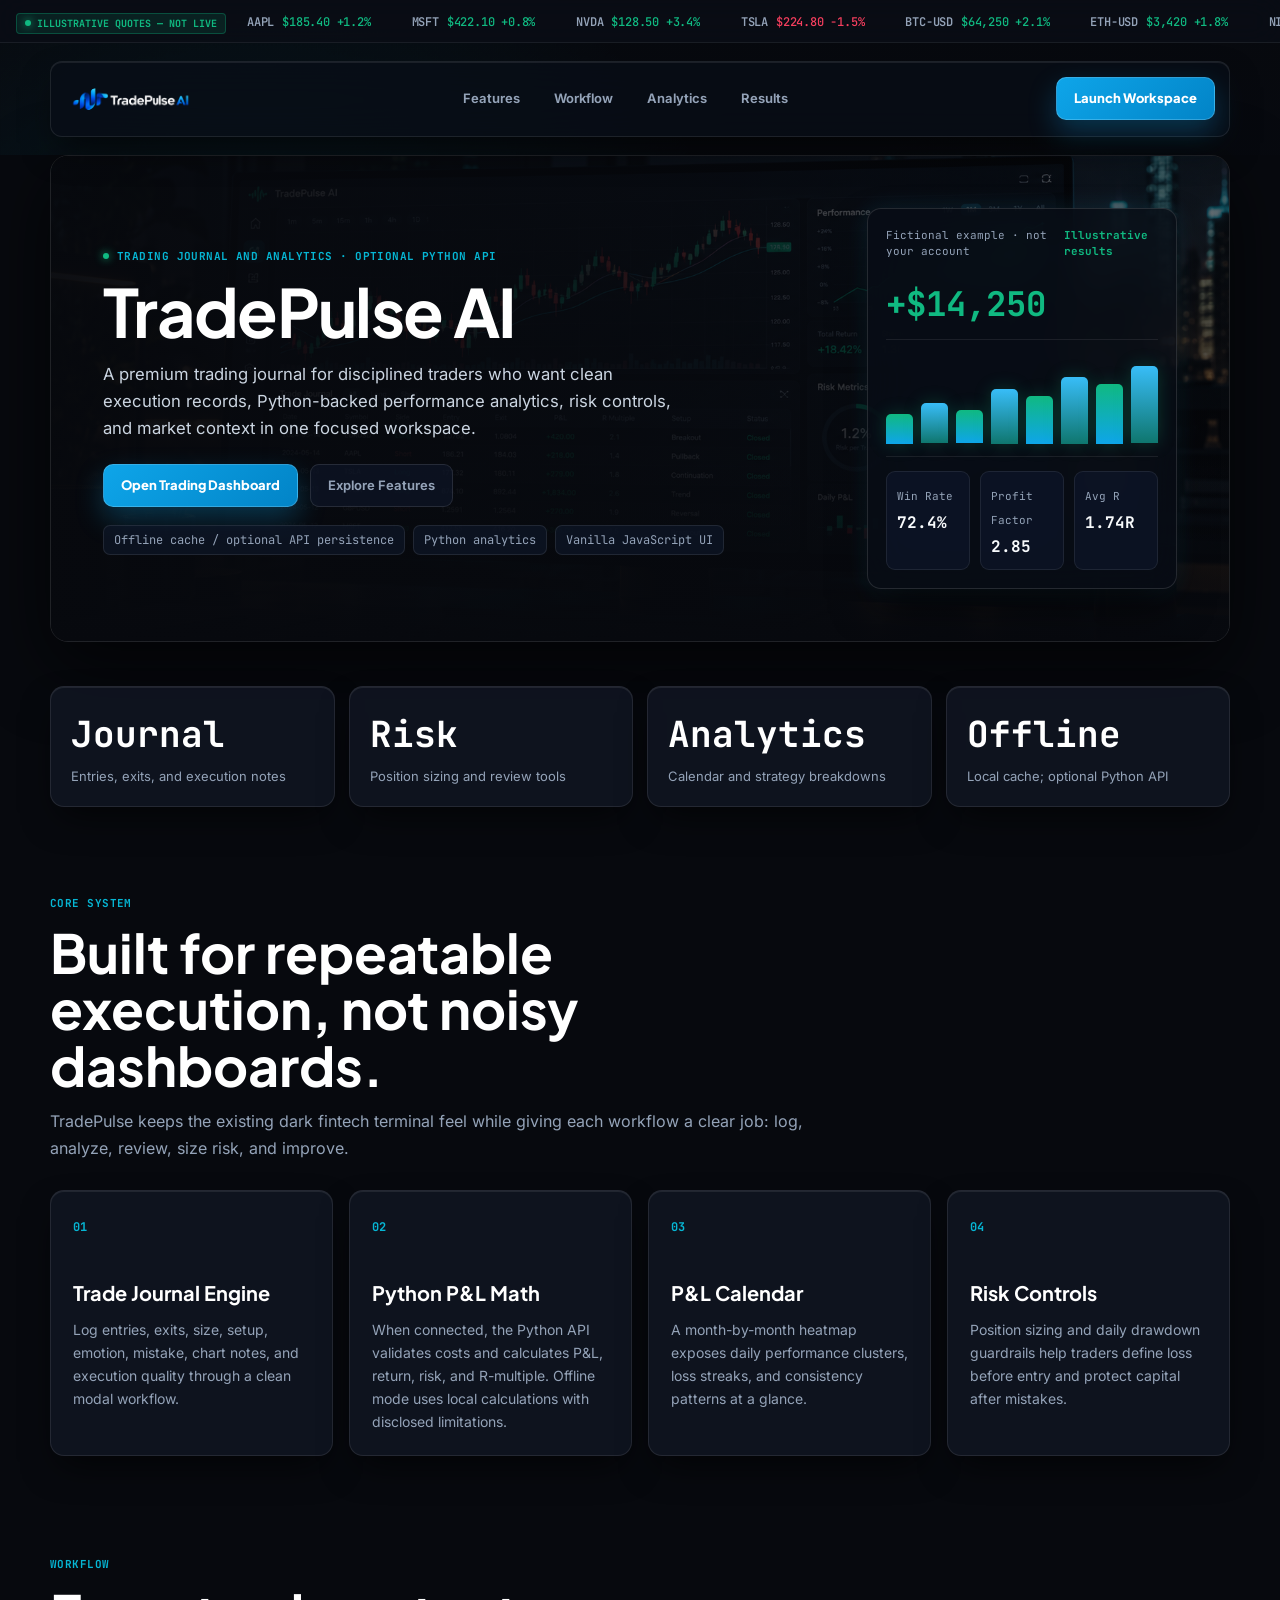
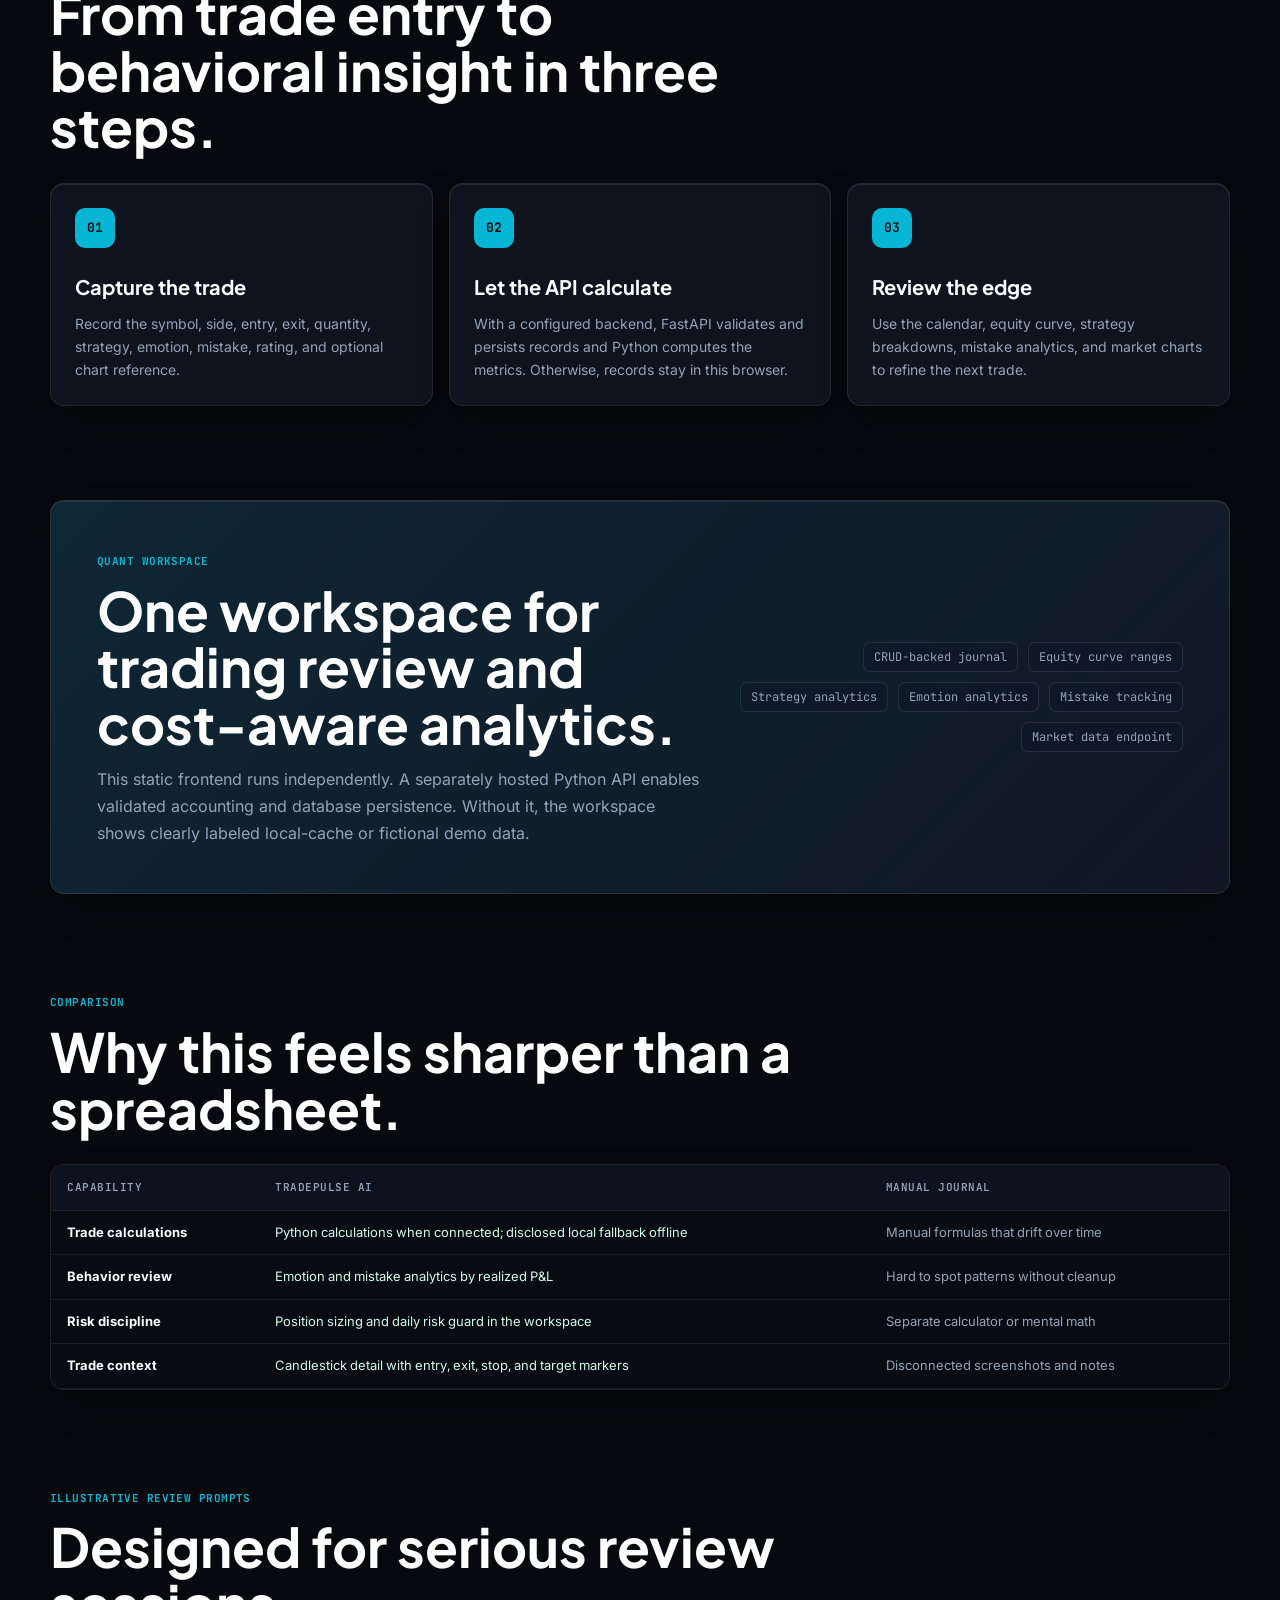
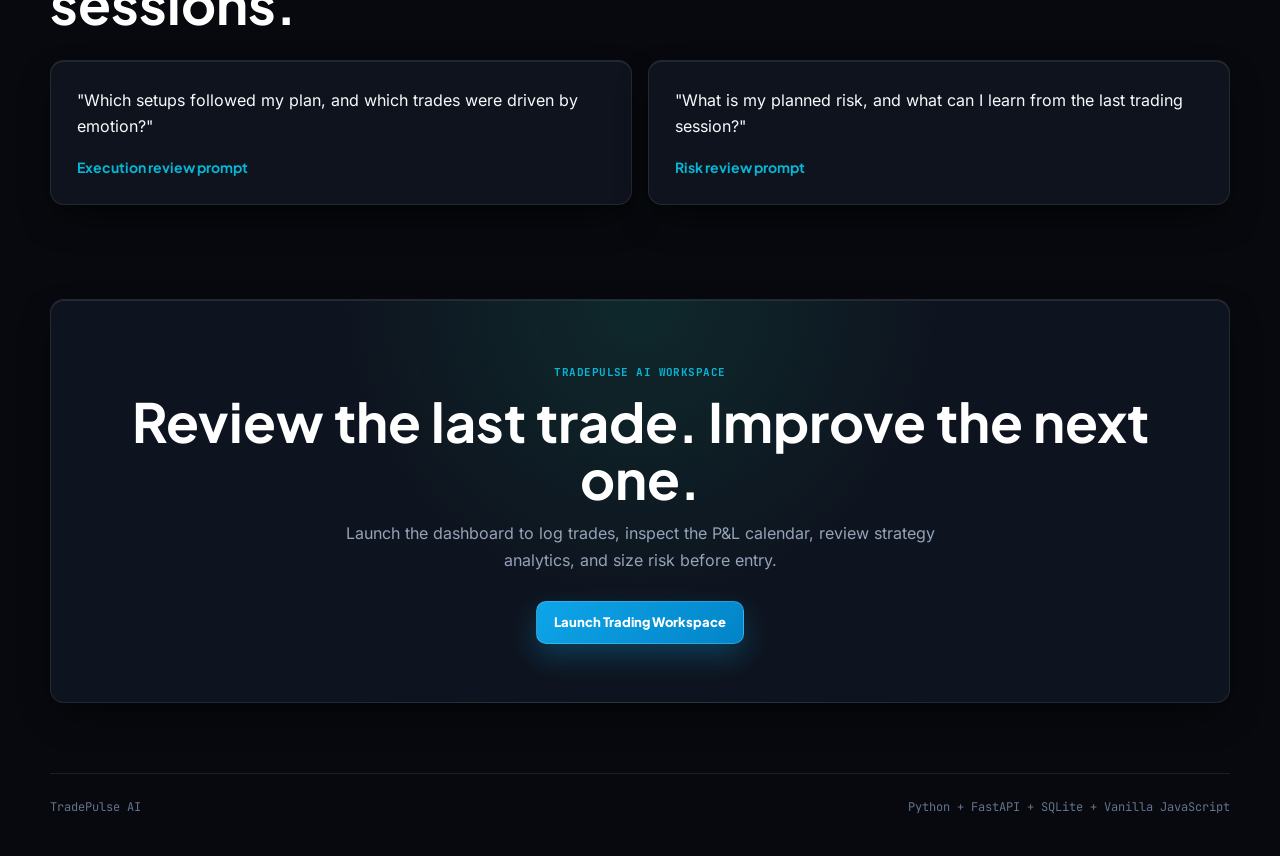
<file: index.html>
<!DOCTYPE html>
<html lang="en">
<head>
  <meta charset="UTF-8">
  <meta name="viewport" content="width=device-width, initial-scale=1.0">
  <title>TradePulse AI - Smart Trading Journal & Performance Analytics</title>
  <link rel="stylesheet" href="styles.css?v=navbar-logo-2">
</head>
<body class="home-page">

  <div class="ticker-marquee">
    <div class="marquee-content">
      <span class="ticker-live-badge"><span class="live-dot"></span> ILLUSTRATIVE QUOTES — NOT LIVE</span>
      <span class="marquee-item"><span class="marquee-symbol">AAPL</span> <span class="text-green">$185.40 +1.2%</span></span>
      <span class="marquee-item"><span class="marquee-symbol">MSFT</span> <span class="text-green">$422.10 +0.8%</span></span>
      <span class="marquee-item"><span class="marquee-symbol">NVDA</span> <span class="text-green">$128.50 +3.4%</span></span>
      <span class="marquee-item"><span class="marquee-symbol">TSLA</span> <span class="text-red">$224.80 -1.5%</span></span>
      <span class="marquee-item"><span class="marquee-symbol">BTC-USD</span> <span class="text-green">$64,250 +2.1%</span></span>
      <span class="marquee-item"><span class="marquee-symbol">ETH-USD</span> <span class="text-green">$3,420 +1.8%</span></span>
      <span class="marquee-item"><span class="marquee-symbol">NIFTY 50</span> <span class="text-green">25,350 +0.6%</span></span>
      <span class="marquee-item"><span class="marquee-symbol">BANKNIFTY</span> <span class="text-green">51,800 +0.9%</span></span>
    </div>
  </div>

  <header class="home-nav">
    <a href="index.html" class="home-brand" aria-label="TradePulse AI home">
      <img src="assets/logo/tradepulse-ai-horizontal.png" alt="TradePulse AI" class="home-brand-logo">
    </a>

    <nav class="home-nav-links" aria-label="Primary navigation">
      <a href="#features">Features</a>
      <a href="#workflow">Workflow</a>
      <a href="#analytics">Analytics</a>
      <a href="#testimonials">Results</a>
    </nav>

    <a href="dashboard.html" class="home-nav-cta">Launch Workspace</a>
  </header>

  <main>
    <section class="home-hero" aria-labelledby="hero-title">
      <img class="home-hero-image" src="assets/homepage-hero-terminal.png" alt="TradePulse AI trading analytics dashboard on a professional trading desk">
      <div class="home-hero-overlay"></div>
      <div class="home-hero-content reveal-on-load">
        <div class="home-eyebrow">
          <span class="live-dot"></span>
          Trading journal and analytics · optional Python API
        </div>
        <h1 id="hero-title">TradePulse AI</h1>
        <p class="home-hero-copy">
          A premium trading journal for disciplined traders who want clean execution records, Python-backed performance analytics, risk controls, and market context in one focused workspace.
        </p>
        <div class="home-actions">
          <a href="dashboard.html" class="home-primary-action">Open Trading Dashboard</a>
          <a href="#features" class="home-secondary-action">Explore Features</a>
        </div>
        <div class="home-hero-meta" aria-label="Platform highlights">
          <span>Offline cache / optional API persistence</span>
          <span>Python analytics</span>
          <span>Vanilla JavaScript UI</span>
        </div>
      </div>

      <aside class="home-floating-panel reveal-on-load" aria-label="Fictional performance illustration, not your account">
        <div class="home-panel-header">
          <span>Fictional example · not your account</span>
          <strong class="text-green">Illustrative results</strong>
        </div>
        <div class="home-panel-value text-green">+$14,250</div>
        <div class="home-mini-chart" aria-hidden="true">
          <span style="height:34%"></span>
          <span style="height:46%"></span>
          <span style="height:38%"></span>
          <span style="height:62%"></span>
          <span style="height:54%"></span>
          <span style="height:76%"></span>
          <span style="height:68%"></span>
          <span style="height:88%"></span>
        </div>
        <div class="home-panel-grid">
          <div><small>Win Rate</small><strong>72.4%</strong></div>
          <div><small>Profit Factor</small><strong>2.85</strong></div>
          <div><small>Avg R</small><strong>1.74R</strong></div>
        </div>
      </aside>
    </section>

    <section class="home-stats reveal-section" aria-label="TradePulse AI capabilities">
      <div><strong>Journal</strong><span>Entries, exits, and execution notes</span></div>
      <div><strong>Risk</strong><span>Position sizing and review tools</span></div>
      <div><strong>Analytics</strong><span>Calendar and strategy breakdowns</span></div>
      <div><strong>Offline</strong><span>Local cache; optional Python API</span></div>
    </section>

    <section id="features" class="home-section reveal-section">
      <div class="home-section-head">
        <span>Core System</span>
        <h2>Built for repeatable execution, not noisy dashboards.</h2>
        <p>TradePulse keeps the existing dark fintech terminal feel while giving each workflow a clear job: log, analyze, review, size risk, and improve.</p>
      </div>

      <div class="home-feature-grid">
        <article class="home-feature-card">
          <span class="home-card-index">01</span>
          <h3>Trade Journal Engine</h3>
          <p>Log entries, exits, size, setup, emotion, mistake, chart notes, and execution quality through a clean modal workflow.</p>
        </article>
        <article class="home-feature-card">
          <span class="home-card-index">02</span>
          <h3>Python P&amp;L Math</h3>
          <p>When connected, the Python API validates costs and calculates P&amp;L, return, risk, and R-multiple. Offline mode uses local calculations with disclosed limitations.</p>
        </article>
        <article class="home-feature-card">
          <span class="home-card-index">03</span>
          <h3>P&amp;L Calendar</h3>
          <p>A month-by-month heatmap exposes daily performance clusters, loss streaks, and consistency patterns at a glance.</p>
        </article>
        <article class="home-feature-card">
          <span class="home-card-index">04</span>
          <h3>Risk Controls</h3>
          <p>Position sizing and daily drawdown guardrails help traders define loss before entry and protect capital after mistakes.</p>
        </article>
      </div>
    </section>

    <section id="workflow" class="home-section home-workflow reveal-section">
      <div class="home-section-head">
        <span>Workflow</span>
        <h2>From trade entry to behavioral insight in three steps.</h2>
      </div>

      <div class="home-flow">
        <article>
          <b>01</b>
          <h3>Capture the trade</h3>
          <p>Record the symbol, side, entry, exit, quantity, strategy, emotion, mistake, rating, and optional chart reference.</p>
        </article>
        <article>
          <b>02</b>
          <h3>Let the API calculate</h3>
          <p>With a configured backend, FastAPI validates and persists records and Python computes the metrics. Otherwise, records stay in this browser.</p>
        </article>
        <article>
          <b>03</b>
          <h3>Review the edge</h3>
          <p>Use the calendar, equity curve, strategy breakdowns, mistake analytics, and market charts to refine the next trade.</p>
        </article>
      </div>
    </section>

    <section id="analytics" class="home-section home-analytics-band reveal-section">
      <div>
        <span class="home-section-kicker">Quant Workspace</span>
        <h2>One workspace for trading review and cost-aware analytics.</h2>
        <p>This static frontend runs independently. A separately hosted Python API enables validated accounting and database persistence. Without it, the workspace shows clearly labeled local-cache or fictional demo data.</p>
      </div>
      <div class="home-analytics-list">
        <span>CRUD-backed journal</span>
        <span>Equity curve ranges</span>
        <span>Strategy analytics</span>
        <span>Emotion analytics</span>
        <span>Mistake tracking</span>
        <span>Market data endpoint</span>
      </div>
    </section>

    <section class="home-section reveal-section">
      <div class="home-section-head">
        <span>Comparison</span>
        <h2>Why this feels sharper than a spreadsheet.</h2>
      </div>

      <div class="home-compare-wrap">
        <table class="home-compare-table">
          <thead>
            <tr>
              <th>Capability</th>
              <th>TradePulse AI</th>
              <th>Manual Journal</th>
            </tr>
          </thead>
          <tbody>
            <tr>
              <td>Trade calculations</td>
              <td>Python calculations when connected; disclosed local fallback offline</td>
              <td>Manual formulas that drift over time</td>
            </tr>
            <tr>
              <td>Behavior review</td>
              <td>Emotion and mistake analytics by realized P&amp;L</td>
              <td>Hard to spot patterns without cleanup</td>
            </tr>
            <tr>
              <td>Risk discipline</td>
              <td>Position sizing and daily risk guard in the workspace</td>
              <td>Separate calculator or mental math</td>
            </tr>
            <tr>
              <td>Trade context</td>
              <td>Candlestick detail with entry, exit, stop, and target markers</td>
              <td>Disconnected screenshots and notes</td>
            </tr>
          </tbody>
        </table>
      </div>
    </section>

    <section id="testimonials" class="home-section reveal-section">
      <div class="home-section-head">
        <span>Illustrative Review Prompts</span>
        <h2>Designed for serious review sessions.</h2>
      </div>

      <div class="home-testimonial-grid">
        <article class="home-quote-card">
          <p>"Which setups followed my plan, and which trades were driven by emotion?"</p>
          <strong>Execution review prompt</strong>
        </article>
        <article class="home-quote-card">
          <p>"What is my planned risk, and what can I learn from the last trading session?"</p>
          <strong>Risk review prompt</strong>
        </article>
      </div>
    </section>

    <section class="home-final-cta reveal-section">
      <span>TradePulse AI Workspace</span>
      <h2>Review the last trade. Improve the next one.</h2>
      <p>Launch the dashboard to log trades, inspect the P&amp;L calendar, review strategy analytics, and size risk before entry.</p>
      <a href="dashboard.html" class="home-primary-action">Launch Trading Workspace</a>
    </section>
  </main>

  <footer class="home-footer">
    <span>TradePulse AI</span>
    <span>Python + FastAPI + SQLite + Vanilla JavaScript</span>
  </footer>

  <script>
    document.documentElement.style.scrollBehavior = 'smooth';

    const revealObserver = new IntersectionObserver((entries) => {
      entries.forEach((entry) => {
        if (entry.isIntersecting) {
          entry.target.classList.add('is-visible');
          revealObserver.unobserve(entry.target);
        }
      });
    }, { threshold: 0.16 });

    document.querySelectorAll('.reveal-section').forEach((section) => {
      revealObserver.observe(section);
    });

  </script>
</body>
</html>
</file>
<file: styles.css>
@import url('./assets/fonts/fonts.css');

:root {
  --bg-dark: #07090e;
  --bg-surface-1: #0e131f;
  --bg-surface-2: #141b2b;
  --bg-card: rgba(18, 24, 38, 0.72);
  --bg-card-hover: rgba(26, 36, 56, 0.85);
  
  --border-subtle: rgba(255, 255, 255, 0.07);
  --border-card: rgba(255, 255, 255, 0.09);
  --border-glow: rgba(56, 189, 248, 0.25);
  --border-emerald: rgba(16, 185, 129, 0.35);
  --border-rose: rgba(244, 63, 94, 0.35);

  --text-main: #f8fafc;
  --text-muted: #94a3b8;
  --text-dim: #64748b;

  --cyan-accent: #06b6d4;
  --blue-accent: #38bdf8;
  --green-accent: #10b981;
  --red-accent: #f43f5e;
  --purple-accent: #a855f7;
  --yellow-accent: #f59e0b;

  --font-sans: 'Inter', -apple-system, BlinkMacSystemFont, sans-serif;
  --font-heading: 'Plus Jakarta Sans', sans-serif;
  --font-mono: 'JetBrains Mono', monospace;

  --radius-sm: 6px;
  --radius-md: 10px;
  --radius-lg: 16px;
  --radius-xl: 22px;

  --shadow-main: 0 16px 36px -10px rgba(0, 0, 0, 0.7), inset 0 1px 0 0 rgba(255, 255, 255, 0.08);
  --shadow-glow: 0 0 25px rgba(56, 189, 248, 0.15);
  --shadow-lift: 0 20px 45px -12px rgba(0, 0, 0, 0.8), 0 0 30px -5px rgba(6, 182, 212, 0.15);
}

* {
  margin: 0;
  padding: 0;
  box-sizing: border-box;
}

/* Custom Scrollbar */
::-webkit-scrollbar {
  width: 6px;
  height: 6px;
}
::-webkit-scrollbar-track {
  background: var(--bg-dark);
}
::-webkit-scrollbar-thumb {
  background: rgba(255, 255, 255, 0.15);
  border-radius: 4px;
}
::-webkit-scrollbar-thumb:hover {
  background: var(--cyan-accent);
}

body {
  font-family: var(--font-sans);
  background-color: var(--bg-dark);
  color: var(--text-main);
  min-height: 100vh;
  line-height: 1.5;
  overflow-x: hidden;
  position: relative;
  -webkit-font-smoothing: antialiased;
}

/* Ambient Canvas Background */
.ambient-bg-canvas {
  position: fixed;
  top: 0;
  left: 0;
  width: 100vw;
  height: 100vh;
  pointer-events: none;
  z-index: 0;
  opacity: 0.35;
}

/* Dynamic Spotlight Glow */
.ambient-glow {
  position: fixed;
  top: 0;
  left: 0;
  width: 100vw;
  height: 100vh;
  pointer-events: none;
  z-index: 1;
  background: radial-gradient(
    700px circle at var(--mouse-x, 50%) var(--mouse-y, 50%),
    rgba(6, 182, 212, 0.07),
    rgba(168, 85, 247, 0.03) 40%,
    transparent 80%
  );
  transition: background 0.1s ease;
}

/* Top Marquee Ticker Bar */
.ticker-marquee {
  background: rgba(10, 14, 22, 0.85);
  backdrop-filter: blur(16px);
  -webkit-backdrop-filter: blur(16px);
  border-bottom: 1px solid var(--border-subtle);
  padding: 8px 0;
  overflow: hidden;
  white-space: nowrap;
  position: relative;
  z-index: 20;
}

.marquee-content {
  display: inline-block;
  animation: marquee 35s linear infinite;
}

.marquee-content:hover {
  animation-play-state: paused;
}

.marquee-item {
  display: inline-flex;
  align-items: center;
  gap: 8px;
  margin-right: 36px;
  font-family: var(--font-mono);
  font-size: 12px;
  font-weight: 500;
  letter-spacing: -0.2px;
}

.marquee-symbol {
  color: var(--text-muted);
  font-weight: 600;
}

.ticker-live-badge {
  display: inline-flex;
  align-items: center;
  gap: 6px;
  padding: 2px 8px;
  background: rgba(16, 185, 129, 0.12);
  border: 1px solid rgba(16, 185, 129, 0.3);
  border-radius: 4px;
  font-size: 10px;
  font-family: var(--font-mono);
  font-weight: 700;
  color: var(--green-accent);
  margin-left: 16px;
  margin-right: 16px;
}

.live-dot {
  width: 6px;
  height: 6px;
  background: var(--green-accent);
  border-radius: 50%;
  box-shadow: 0 0 8px var(--green-accent);
  animation: pulseDot 1.5s infinite;
}

@keyframes pulseDot {
  0% { opacity: 1; transform: scale(1); }
  50% { opacity: 0.4; transform: scale(0.8); }
  100% { opacity: 1; transform: scale(1); }
}

@keyframes marquee {
  0% { transform: translateX(0); }
  100% { transform: translateX(-50%); }
}

/* Dashboard App Layout Structure */
.dashboard-app-wrapper {
  display: flex;
  min-height: calc(100vh - 37px);
  position: relative;
  z-index: 10;
}

/* Sidebar Navigation Dock */
.sidebar-dock {
  width: 280px;
  background: rgba(11, 15, 25, 0.85);
  backdrop-filter: blur(20px);
  -webkit-backdrop-filter: blur(20px);
  border-right: 1px solid var(--border-subtle);
  display: flex;
  flex-direction: column;
  justify-content: space-between;
  padding: 20px 16px;
  transition: all 0.3s cubic-bezier(0.2, 0.8, 0.2, 1);
  position: sticky;
  top: 0;
  height: calc(100vh - 37px);
  z-index: 100;
  overflow-y: auto;
}

.sidebar-dock.collapsed {
  width: 80px;
}

.sidebar-dock.collapsed .brand-text,
.sidebar-dock.collapsed .nav-group-title,
.sidebar-dock.collapsed .nav-btn-text,
.sidebar-dock.collapsed .profile-info,
.sidebar-dock.collapsed .status-footer-text,
.sidebar-dock.collapsed .btn-add-trade span {
  display: none;
}

.sidebar-dock.collapsed .btn-add-trade {
  padding: 12px;
  justify-content: center;
}

.sidebar-dock.collapsed .tab-btn {
  justify-content: center;
  padding: 12px;
}

.sidebar-brand {
  display: flex;
  align-items: center;
  gap: 12px;
  padding: 8px 12px;
  margin-bottom: 24px;
  text-decoration: none;
}

.brand-icon {
  width: 40px;
  height: 40px;
  border-radius: var(--radius-md);
  background: linear-gradient(135deg, #0ea5e9, #6366f1);
  display: flex;
  align-items: center;
  justify-content: center;
  font-size: 20px;
  box-shadow: 0 4px 15px rgba(14, 165, 233, 0.3), inset 0 1px 0 rgba(255, 255, 255, 0.3);
  flex-shrink: 0;
}

.brand-text h1 {
  font-family: var(--font-heading);
  font-size: 18px;
  font-weight: 800;
  letter-spacing: -0.5px;
  color: #ffffff;
  display: flex;
  align-items: center;
  gap: 6px;
}

.brand-text h1 .version-tag {
  font-size: 9px;
  font-family: var(--font-mono);
  background: rgba(6, 182, 212, 0.15);
  border: 1px solid rgba(6, 182, 212, 0.3);
  color: var(--cyan-accent);
  padding: 2px 5px;
  border-radius: 4px;
  font-weight: 700;
}

.brand-text p {
  font-size: 11px;
  color: var(--text-dim);
  font-weight: 500;
}

/* Sidebar User / Account Pill */
.sidebar-profile-card {
  background: rgba(18, 25, 40, 0.6);
  border: 1px solid var(--border-subtle);
  border-radius: var(--radius-md);
  padding: 10px 12px;
  margin-bottom: 20px;
  display: flex;
  align-items: center;
  gap: 10px;
  transition: border-color 0.2s ease;
}

.sidebar-profile-card:hover {
  border-color: var(--border-glow);
}

.avatar-badge {
  width: 34px;
  height: 34px;
  border-radius: 8px;
  background: linear-gradient(135deg, var(--cyan-accent), var(--purple-accent));
  display: flex;
  align-items: center;
  justify-content: center;
  font-family: var(--font-mono);
  font-weight: 700;
  font-size: 13px;
  color: #ffffff;
  flex-shrink: 0;
  box-shadow: inset 0 1px 0 rgba(255, 255, 255, 0.2);
}

.profile-info {
  display: flex;
  flex-direction: column;
  overflow: hidden;
  width: 100%;
}

.profile-name {
  font-size: 12px;
  font-weight: 700;
  color: var(--text-main);
  display: flex;
  align-items: center;
  gap: 6px;
}

.badge-pro {
  background: linear-gradient(135deg, var(--yellow-accent), #f97316);
  color: #000;
  font-size: 9px;
  font-weight: 800;
  padding: 1px 5px;
  border-radius: 3px;
  letter-spacing: 0.5px;
  font-family: var(--font-mono);
}

.account-selector {
  background: transparent;
  border: none;
  color: var(--cyan-accent);
  font-size: 11px;
  font-family: var(--font-sans);
  font-weight: 600;
  cursor: pointer;
  outline: none;
  padding: 0;
  margin-top: 2px;
  width: 100%;
  text-overflow: ellipsis;
}

.account-selector option {
  background: #0f172a;
  color: var(--text-main);
}

/* Sidebar Navigation Items */
.nav-group {
  margin-bottom: 20px;
}

.nav-group-title {
  font-size: 10px;
  font-family: var(--font-mono);
  font-weight: 700;
  color: var(--text-dim);
  text-transform: uppercase;
  letter-spacing: 0.8px;
  padding: 0 12px;
  margin-bottom: 8px;
}

.sidebar-nav-list {
  display: flex;
  flex-direction: column;
  gap: 4px;
  list-style: none;
}

.tab-btn {
  display: flex;
  align-items: center;
  gap: 12px;
  width: 100%;
  padding: 10px 14px;
  font-family: var(--font-sans);
  font-size: 13px;
  font-weight: 500;
  color: var(--text-muted);
  background: transparent;
  border: 1px solid transparent;
  border-radius: var(--radius-md);
  cursor: pointer;
  transition: all 0.2s cubic-bezier(0.2, 0.8, 0.2, 1);
  text-align: left;
  position: relative;
  outline: none;
}

.tab-btn .nav-icon {
  font-size: 16px;
  width: 20px;
  text-align: center;
  transition: transform 0.2s ease;
}

.tab-btn:hover {
  color: var(--text-main);
  background: rgba(255, 255, 255, 0.04);
  border-color: rgba(255, 255, 255, 0.05);
}

.tab-btn:hover .nav-icon {
  transform: scale(1.15);
}

.tab-btn.active {
  color: #ffffff;
  background: linear-gradient(90deg, rgba(6, 182, 212, 0.15), rgba(56, 189, 248, 0.05));
  border-color: rgba(6, 182, 212, 0.3);
  font-weight: 600;
  box-shadow: inset 0 1px 0 rgba(255, 255, 255, 0.1), 0 4px 12px rgba(6, 182, 212, 0.1);
}

.tab-btn.active::before {
  content: '';
  position: absolute;
  left: -1px;
  top: 15%;
  height: 70%;
  width: 3px;
  background: var(--cyan-accent);
  border-radius: 0 4px 4px 0;
  box-shadow: 0 0 10px var(--cyan-accent);
}

.nav-shortcut-hint {
  margin-left: auto;
  font-family: var(--font-mono);
  font-size: 10px;
  color: var(--text-dim);
  background: rgba(255, 255, 255, 0.05);
  padding: 1px 5px;
  border-radius: 3px;
  border: 1px solid rgba(255, 255, 255, 0.08);
}

.btn-add-trade {
  background: linear-gradient(135deg, #0ea5e9, #0284c7);
  color: #ffffff;
  font-family: var(--font-heading);
  font-size: 13px;
  font-weight: 700;
  padding: 12px 18px;
  border: 1px solid rgba(255, 255, 255, 0.2);
  border-radius: var(--radius-md);
  cursor: pointer;
  transition: all 0.25s cubic-bezier(0.2, 0.8, 0.2, 1);
  box-shadow: 0 6px 20px rgba(14, 165, 233, 0.35);
  display: flex;
  align-items: center;
  justify-content: center;
  gap: 8px;
  width: 100%;
  outline: none;
}

.btn-add-trade:hover {
  transform: translateY(-2px);
  box-shadow: 0 10px 25px rgba(14, 165, 233, 0.5);
  background: linear-gradient(135deg, #38bdf8, #0ea5e9);
}

.btn-add-trade:active {
  transform: translateY(0);
}

.sidebar-status-footer {
  padding-top: 16px;
  border-top: 1px solid var(--border-subtle);
  display: flex;
  align-items: center;
  justify-content: space-between;
  font-size: 11px;
  color: var(--text-dim);
  font-family: var(--font-mono);
}

.status-footer-text {
  display: flex;
  align-items: center;
  gap: 6px;
}

/* Main Content Workspace */
.main-workspace {
  flex: 1;
  padding: 24px 32px;
  max-width: 1600px;
  width: 100%;
  margin: 0 auto;
  overflow-x: hidden;
}

/* Header Top Bar */
.workspace-header {
  display: flex;
  justify-content: space-between;
  align-items: center;
  margin-bottom: 24px;
}

.workspace-title-box h2 {
  font-family: var(--font-heading);
  font-size: 24px;
  font-weight: 800;
  letter-spacing: -0.5px;
  color: #ffffff;
}

.workspace-breadcrumb {
  display: flex;
  align-items: center;
  gap: 8px;
  font-size: 12px;
  color: var(--text-muted);
  font-weight: 500;
}

.workspace-actions {
  display: flex;
  align-items: center;
  gap: 12px;
}

.btn-secondary-action {
  background: rgba(18, 25, 40, 0.7);
  border: 1px solid var(--border-card);
  color: var(--text-main);
  font-family: var(--font-sans);
  font-size: 12px;
  font-weight: 600;
  padding: 8px 14px;
  border-radius: var(--radius-md);
  cursor: pointer;
  transition: all 0.2s ease;
  display: flex;
  align-items: center;
  gap: 6px;
  text-decoration: none;
}

.btn-secondary-action:hover {
  border-color: var(--border-glow);
  background: rgba(26, 36, 56, 0.9);
  color: #ffffff;
}

.toggle-sidebar-btn {
  background: rgba(18, 25, 40, 0.7);
  border: 1px solid var(--border-card);
  color: var(--text-muted);
  width: 36px;
  height: 36px;
  border-radius: var(--radius-md);
  display: flex;
  align-items: center;
  justify-content: center;
  cursor: pointer;
  transition: all 0.2s ease;
}

.toggle-sidebar-btn:hover {
  color: var(--text-main);
  border-color: var(--border-glow);
}

/* Risk Alert Banner */
.risk-alert-banner {
  background: linear-gradient(90deg, rgba(244, 63, 94, 0.15), rgba(245, 158, 11, 0.15));
  border: 1px solid var(--red-accent);
  border-radius: var(--radius-lg);
  padding: 14px 20px;
  margin-bottom: 24px;
  display: flex;
  justify-content: space-between;
  align-items: center;
  box-shadow: 0 0 20px rgba(244, 63, 94, 0.2);
  animation: bannerGlow 3s infinite alternate;
}

@keyframes bannerGlow {
  0% { border-color: rgba(244, 63, 94, 0.6); box-shadow: 0 0 15px rgba(244, 63, 94, 0.15); }
  100% { border-color: rgba(244, 63, 94, 1); box-shadow: 0 0 30px rgba(244, 63, 94, 0.35); }
}

.risk-alert-title {
  font-family: var(--font-heading);
  font-size: 14px;
  font-weight: 700;
  color: var(--red-accent);
  display: flex;
  align-items: center;
  gap: 8px;
}

/* KPI Cards Asymmetric Grid */
.kpi-grid {
  display: grid;
  grid-template-columns: 1.8fr 1fr 1fr 1fr 1fr;
  gap: 16px;
  margin-bottom: 28px;
}

@media (max-width: 1400px) {
  .kpi-grid {
    grid-template-columns: repeat(auto-fit, minmax(200px, 1fr));
  }
}

.kpi-card {
  background: var(--bg-card);
  backdrop-filter: blur(16px);
  -webkit-backdrop-filter: blur(16px);
  border: 1px solid var(--border-card);
  border-radius: var(--radius-lg);
  padding: 20px;
  transition: transform 0.25s cubic-bezier(0.2, 0.8, 0.2, 1), box-shadow 0.25s ease, border-color 0.25s ease;
  position: relative;
  overflow: hidden;
  box-shadow: var(--shadow-main);
  transform-style: preserve-3d;
  will-change: transform;
}

/* Card Subtle Lighting Overlay */
.kpi-card::after {
  content: '';
  position: absolute;
  top: 0;
  left: 0;
  width: 100%;
  height: 100%;
  pointer-events: none;
  background: radial-gradient(
    300px circle at var(--card-mouse-x, 50%) var(--card-mouse-y, 50%),
    rgba(255, 255, 255, 0.05),
    transparent 80%
  );
  opacity: 0;
  transition: opacity 0.3s ease;
}

.kpi-card:hover::after {
  opacity: 1;
}

.kpi-card::before {
  content: '';
  position: absolute;
  top: 0;
  left: 0;
  width: 100%;
  height: 2px;
  background: var(--blue-accent);
  opacity: 0.8;
}

.kpi-card.green::before { background: linear-gradient(90deg, var(--green-accent), var(--cyan-accent)); }
.kpi-card.red::before { background: linear-gradient(90deg, var(--red-accent), var(--yellow-accent)); }
.kpi-card.purple::before { background: linear-gradient(90deg, var(--purple-accent), var(--blue-accent)); }
.kpi-card.yellow::before { background: linear-gradient(90deg, var(--yellow-accent), var(--green-accent)); }

.kpi-card:hover {
  border-color: var(--border-glow);
  box-shadow: var(--shadow-lift);
}

/* Featured Hero KPI Card */
.kpi-card.hero-kpi {
  background: linear-gradient(135deg, rgba(16, 185, 129, 0.08), rgba(18, 24, 38, 0.85));
  border-color: rgba(16, 185, 129, 0.25);
}

.kpi-card.hero-kpi.red-hero {
  background: linear-gradient(135deg, rgba(244, 63, 94, 0.08), rgba(18, 24, 38, 0.85));
  border-color: rgba(244, 63, 94, 0.25);
}

.kpi-header-flex {
  display: flex;
  justify-content: space-between;
  align-items: center;
  margin-bottom: 8px;
}

.kpi-title {
  font-size: 11px;
  font-family: var(--font-mono);
  font-weight: 700;
  color: var(--text-muted);
  text-transform: uppercase;
  letter-spacing: 0.6px;
}

.kpi-badge {
  font-size: 10px;
  font-family: var(--font-mono);
  font-weight: 700;
  padding: 2px 6px;
  border-radius: 4px;
}

.kpi-badge.green { background: rgba(16, 185, 129, 0.15); color: var(--green-accent); border: 1px solid rgba(16, 185, 129, 0.3); }
.kpi-badge.cyan { background: rgba(6, 182, 212, 0.15); color: var(--cyan-accent); border: 1px solid rgba(6, 182, 212, 0.3); }

.kpi-value {
  font-family: var(--font-mono);
  font-size: 28px;
  font-weight: 700;
  color: #ffffff;
  letter-spacing: -0.5px;
  font-variant-numeric: tabular-nums;
  margin-bottom: 4px;
}

.kpi-card.hero-kpi .kpi-value {
  font-size: 34px;
}

.kpi-subtext {
  font-size: 12px;
  font-weight: 500;
  color: var(--text-dim);
}

.text-green { color: var(--green-accent) !important; }
.text-red { color: var(--red-accent) !important; }
.text-cyan { color: var(--cyan-accent) !important; }
.text-muted { color: var(--text-muted) !important; }

/* Tab Content Transitions */
.tab-content {
  display: none;
  opacity: 0;
  transform: translateY(8px);
  transition: opacity 0.3s ease, transform 0.3s ease;
}

.tab-content.active {
  display: block;
  opacity: 1;
  transform: translateY(0);
}

/* Dashboard Section Cards */
.chart-card {
  background: var(--bg-card);
  backdrop-filter: blur(16px);
  -webkit-backdrop-filter: blur(16px);
  border: 1px solid var(--border-card);
  border-radius: var(--radius-xl);
  padding: 24px;
  margin-bottom: 24px;
  box-shadow: var(--shadow-main);
  transition: border-color 0.25s ease, box-shadow 0.25s ease, transform 0.25s ease;
  position: relative;
  overflow: hidden;
}

.chart-card:hover {
  border-color: rgba(255, 255, 255, 0.12);
}

.chart-header {
  display: flex;
  justify-content: space-between;
  align-items: center;
  margin-bottom: 20px;
  padding-bottom: 12px;
  border-bottom: 1px solid var(--border-subtle);
}

.chart-title {
  font-family: var(--font-heading);
  font-size: 16px;
  font-weight: 700;
  color: #ffffff;
  display: flex;
  align-items: center;
  gap: 8px;
}

.plot-container {
  width: 100%;
  min-height: 420px;
}

.grid-2 {
  display: grid;
  grid-template-columns: repeat(auto-fit, minmax(500px, 1fr));
  gap: 24px;
}

@media (max-width: 768px) {
  .grid-2 {
    grid-template-columns: 1fr;
  }
}

/* Calendar Heatmap Matrix */
.calendar-controls {
  display: flex;
  justify-content: space-between;
  align-items: center;
  margin-bottom: 20px;
}

.calendar-grid {
  display: grid;
  grid-template-columns: repeat(7, 1fr);
  gap: 10px;
}

.cal-day-header {
  text-align: center;
  font-family: var(--font-mono);
  font-size: 11px;
  font-weight: 700;
  color: var(--text-dim);
  padding: 8px 0;
  text-transform: uppercase;
}

.cal-cell {
  background: rgba(14, 19, 30, 0.7);
  border: 1px solid var(--border-subtle);
  border-radius: var(--radius-md);
  min-height: 95px;
  padding: 10px;
  display: flex;
  flex-direction: column;
  justify-content: space-between;
  transition: all 0.2s cubic-bezier(0.2, 0.8, 0.2, 1);
  cursor: pointer;
  position: relative;
  overflow: hidden;
}

.cal-cell:hover {
  transform: translateY(-3px) scale(1.02);
  border-color: var(--border-glow);
  box-shadow: 0 8px 20px rgba(0, 0, 0, 0.5);
  z-index: 5;
}

.cal-cell.profit {
  background: linear-gradient(
    145deg,
    rgba(16, 185, 129, calc(0.08 + (var(--heat, 0.3) * 0.18))),
    rgba(14, 19, 30, 0.82)
  );
  border-color: rgba(16, 185, 129, 0.3);
}

.cal-cell.loss {
  background: linear-gradient(
    145deg,
    rgba(244, 63, 94, calc(0.08 + (var(--heat, 0.3) * 0.18))),
    rgba(14, 19, 30, 0.82)
  );
  border-color: rgba(244, 63, 94, 0.3);
}

.cal-cell.empty {
  opacity: 0.25;
  cursor: default;
  pointer-events: none;
}

.cal-date-num {
  font-family: var(--font-mono);
  font-size: 12px;
  font-weight: 600;
  color: var(--text-muted);
}

.cal-pnl-val {
  font-family: var(--font-mono);
  font-size: 15px;
  font-weight: 700;
  text-align: right;
  font-variant-numeric: tabular-nums;
}

.cal-trades-cnt {
  font-size: 10px;
  font-family: var(--font-mono);
  color: var(--text-dim);
}

/* AI Insights Box */
.ai-insight-box {
  background: linear-gradient(135deg, rgba(6, 182, 212, 0.08), rgba(99, 102, 241, 0.08));
  border: 1px solid rgba(6, 182, 212, 0.25);
  border-radius: var(--radius-lg);
  padding: 18px 22px;
  margin-bottom: 16px;
  display: flex;
  gap: 16px;
  align-items: flex-start;
  box-shadow: inset 0 1px 0 rgba(255, 255, 255, 0.05);
  transition: transform 0.2s ease, border-color 0.2s ease;
}

.ai-insight-box:hover {
  transform: translateY(-2px);
  border-color: rgba(6, 182, 212, 0.5);
}

.ai-icon {
  font-size: 26px;
  background: rgba(6, 182, 212, 0.15);
  width: 46px;
  height: 46px;
  border-radius: var(--radius-md);
  display: flex;
  align-items: center;
  justify-content: center;
  flex-shrink: 0;
}

.ai-content h4 {
  font-family: var(--font-heading);
  font-size: 15px;
  font-weight: 700;
  color: var(--blue-accent);
  margin-bottom: 6px;
}

.ai-content p {
  font-size: 13px;
  color: var(--text-main);
  line-height: 1.5;
}

/* Data Tables */
.data-table-container {
  overflow-x: auto;
  max-height: 540px;
  border-radius: var(--radius-lg);
  border: 1px solid var(--border-subtle);
  background: rgba(10, 14, 22, 0.5);
}

table {
  width: 100%;
  border-collapse: collapse;
  text-align: left;
  font-size: 13px;
}

th {
  background: rgba(14, 20, 32, 0.95);
  backdrop-filter: blur(10px);
  color: var(--text-muted);
  font-family: var(--font-mono);
  font-size: 11px;
  text-transform: uppercase;
  letter-spacing: 0.5px;
  padding: 14px 16px;
  font-weight: 600;
  position: sticky;
  top: 0;
  z-index: 10;
  border-bottom: 1px solid var(--border-card);
}

td {
  padding: 12px 16px;
  border-bottom: 1px solid var(--border-subtle);
  color: var(--text-main);
  font-variant-numeric: tabular-nums;
  font-family: var(--font-sans);
}

tr {
  transition: background-color 0.15s ease;
}

tr:hover td {
  background: rgba(255, 255, 255, 0.03);
}

/* Refined Tag Pills */
.tag-pill {
  padding: 3px 10px;
  border-radius: 4px;
  font-size: 11px;
  font-family: var(--font-mono);
  font-weight: 600;
  display: inline-block;
  letter-spacing: 0.2px;
}

.tag-breakout { background: rgba(56, 189, 248, 0.12); color: var(--blue-accent); border: 1px solid rgba(56, 189, 248, 0.25); }
.tag-reversal { background: rgba(168, 85, 247, 0.12); color: var(--purple-accent); border: 1px solid rgba(168, 85, 247, 0.25); }
.tag-scalp { background: rgba(245, 158, 11, 0.12); color: var(--yellow-accent); border: 1px solid rgba(245, 158, 11, 0.25); }

.tag-disciplined { background: rgba(16, 185, 129, 0.12); color: var(--green-accent); border: 1px solid rgba(16, 185, 129, 0.25); }
.tag-fomo { background: rgba(244, 63, 94, 0.12); color: var(--red-accent); border: 1px solid rgba(244, 63, 94, 0.25); }
.tag-revenge { background: rgba(244, 63, 94, 0.2); color: #ff3366; border: 1px solid rgba(244, 63, 94, 0.4); }

/* Form Controls */
.form-grid {
  display: grid;
  grid-template-columns: 1fr 1fr;
  gap: 16px;
}

.form-group {
  display: flex;
  flex-direction: column;
  gap: 6px;
}

.form-group.full { grid-column: span 2; }

.form-group label {
  font-size: 11px;
  font-family: var(--font-mono);
  font-weight: 600;
  color: var(--text-muted);
  text-transform: uppercase;
  letter-spacing: 0.4px;
}

.form-input, .form-select, .form-textarea, .select-input {
  background: rgba(14, 20, 32, 0.8);
  border: 1px solid var(--border-card);
  border-radius: var(--radius-md);
  padding: 10px 14px;
  color: var(--text-main);
  font-family: var(--font-sans);
  font-size: 13px;
  outline: none;
  transition: all 0.2s ease;
}

.form-input:focus, .form-select:focus, .form-textarea:focus, .select-input:focus {
  border-color: var(--cyan-accent);
  box-shadow: 0 0 12px rgba(6, 182, 212, 0.2);
  background: rgba(18, 25, 40, 0.95);
}

.form-textarea {
  resize: vertical;
  min-height: 80px;
}

/* Position Calculator & Playbook Checklist */
.calc-card {
  background: rgba(14, 20, 32, 0.8);
  border: 1px solid var(--border-card);
  border-radius: var(--radius-lg);
  padding: 24px;
}

.calc-result-box {
  background: linear-gradient(135deg, rgba(6, 182, 212, 0.1), rgba(16, 185, 129, 0.1));
  border: 1px solid var(--cyan-accent);
  border-radius: var(--radius-lg);
  padding: 20px;
  text-align: center;
  margin-top: 20px;
  box-shadow: inset 0 1px 0 rgba(255, 255, 255, 0.1);
}

.calc-result-val {
  font-family: var(--font-mono);
  font-size: 36px;
  font-weight: 800;
  color: var(--green-accent);
  margin: 6px 0;
}

.playbook-item {
  display: flex;
  align-items: center;
  gap: 14px;
  padding: 14px 18px;
  background: rgba(14, 20, 32, 0.6);
  border: 1px solid var(--border-subtle);
  border-radius: var(--radius-md);
  margin-bottom: 12px;
  transition: all 0.2s ease;
}

.playbook-item:hover {
  border-color: var(--cyan-accent);
  background: rgba(18, 25, 40, 0.9);
}

.playbook-checkbox {
  width: 18px;
  height: 18px;
  cursor: pointer;
  accent-color: var(--cyan-accent);
  border-radius: 4px;
}

/* Premium Modals */
.modal-overlay {
  display: none;
  position: fixed;
  top: 0;
  left: 0;
  width: 100vw;
  height: 100vh;
  background: rgba(4, 6, 10, 0.85);
  backdrop-filter: blur(16px);
  -webkit-backdrop-filter: blur(16px);
  z-index: 10000;
  justify-content: center;
  align-items: center;
  padding: 20px;
}

.modal-card {
  background: #0f1624;
  border: 1px solid var(--border-glow);
  border-radius: var(--radius-xl);
  max-width: 680px;
  width: 100%;
  max-height: 90vh;
  overflow-y: auto;
  box-shadow: 0 25px 60px rgba(0, 0, 0, 0.85), 0 0 40px rgba(6, 182, 212, 0.15);
  animation: modal3D 0.3s cubic-bezier(0.2, 0.8, 0.2, 1);
}

@keyframes modal3D {
  from { opacity: 0; transform: translateY(30px) scale(0.96); }
  to { opacity: 1; transform: translateY(0) scale(1); }
}

.modal-header {
  padding: 20px 28px;
  border-bottom: 1px solid var(--border-subtle);
  display: flex;
  justify-content: space-between;
  align-items: center;
}

.modal-title {
  font-family: var(--font-heading);
  font-size: 18px;
  font-weight: 800;
  color: #ffffff;
}

.close-btn {
  background: transparent;
  border: none;
  color: var(--text-muted);
  font-size: 24px;
  cursor: pointer;
  transition: color 0.2s ease;
}

.close-btn:hover {
  color: #ffffff;
}

.modal-body {
  padding: 28px;
}

/* Lightbox Modal */
.lightbox-modal {
  display: none;
  position: fixed;
  top: 0;
  left: 0;
  width: 100vw;
  height: 100vh;
  background: rgba(0, 0, 0, 0.92);
  backdrop-filter: blur(16px);
  z-index: 20000;
  justify-content: center;
  align-items: center;
  padding: 40px;
}

.lightbox-img {
  max-width: 90vw;
  max-height: 85vh;
  border-radius: var(--radius-lg);
  border: 1px solid var(--cyan-accent);
  box-shadow: 0 0 50px rgba(6, 182, 212, 0.4);
}

/* Responsive Rules */
@media (max-width: 1024px) {
  .dashboard-app-wrapper {
    flex-direction: column;
  }

  .sidebar-dock {
    width: 100%;
    height: auto;
    position: relative;
    border-right: none;
    border-bottom: 1px solid var(--border-subtle);
  }

  .main-workspace {
    padding: 16px;
  }

  .kpi-grid {
    grid-template-columns: repeat(2, 1fr);
  }
}

@media (max-width: 640px) {
  .workspace-header {
    flex-wrap: wrap;
    gap: 12px;
  }
  .workspace-header > div:first-child {
    flex: 1 1 100%;
    min-width: 0;
  }
  .workspace-actions,
  .workspace-breadcrumb {
    flex-wrap: wrap;
  }
  .workspace-title-box {
    min-width: 0;
  }
  .kpi-grid {
    grid-template-columns: 1fr;
  }
  .form-grid {
    grid-template-columns: 1fr;
  }
  .form-group.full {
    grid-column: span 1;
  }
}

/* Homepage Experience */
.home-page {
  background-color: #07090e;
  background:
    radial-gradient(circle at 20% 10%, rgba(6, 182, 212, 0.11), transparent 32rem),
    radial-gradient(circle at 78% 14%, rgba(16, 185, 129, 0.08), transparent 28rem),
    linear-gradient(180deg, #07090e 0%, #0a101b 42%, #07090e 100%);
}

html:has(.home-page),
.home-page main {
  background-color: #07090e;
}

.home-page main,
.home-nav,
.home-footer {
  position: relative;
  z-index: 5;
}

.home-nav {
  width: min(1180px, calc(100% - 32px));
  margin: 18px auto 0;
  min-height: 70px;
  padding: 12px 14px;
  display: flex;
  align-items: center;
  justify-content: space-between;
  gap: 18px;
  background: rgba(9, 14, 23, 0.74);
  border: 1px solid var(--border-card);
  border-radius: 12px;
  backdrop-filter: blur(18px);
  -webkit-backdrop-filter: blur(18px);
  box-shadow: var(--shadow-main);
  position: sticky;
  top: 12px;
  z-index: 60;
}

.home-brand {
  display: flex;
  align-items: center;
  color: var(--text-main);
  text-decoration: none;
  min-width: 0;
  flex: 0 0 auto;
  padding: 4px 2px;
}

.home-brand-logo {
  display: block;
  height: 42px;
  width: auto;
  max-width: min(280px, 36vw);
  object-fit: contain;
  object-position: left center;
  flex-shrink: 1;
}

.home-nav-links {
  display: flex;
  justify-content: center;
  gap: 8px;
  flex: 1;
}

.home-nav-links a,
.home-secondary-action {
  color: var(--text-muted);
  text-decoration: none;
  font-size: 13px;
  font-weight: 650;
  padding: 9px 12px;
  border-radius: 9px;
  border: 1px solid transparent;
  transition: color 0.2s ease, background 0.2s ease, border-color 0.2s ease, transform 0.2s ease;
}

.home-nav-links a:hover,
.home-secondary-action:hover {
  color: #ffffff;
  background: rgba(255, 255, 255, 0.055);
  border-color: var(--border-card);
  transform: translateY(-1px);
}

.home-nav-cta,
.home-primary-action {
  display: inline-flex;
  align-items: center;
  justify-content: center;
  min-height: 42px;
  padding: 11px 17px;
  border-radius: 10px;
  border: 1px solid rgba(255, 255, 255, 0.18);
  color: #ffffff;
  text-decoration: none;
  font-family: var(--font-heading);
  font-size: 13px;
  font-weight: 800;
  background: linear-gradient(135deg, #0ea5e9, #0284c7);
  box-shadow: 0 12px 28px rgba(14, 165, 233, 0.28);
  transition: transform 0.22s ease, box-shadow 0.22s ease, background 0.22s ease;
}

.home-nav-cta:hover,
.home-primary-action:hover {
  transform: translateY(-2px);
  background: linear-gradient(135deg, #38bdf8, #0ea5e9);
  box-shadow: 0 16px 34px rgba(14, 165, 233, 0.42);
}

.home-hero {
  width: min(1180px, calc(100% - 32px));
  min-height: 480px;
  margin: 18px auto 44px;
  padding: clamp(32px, 4.5vw, 52px);
  display: flex;
  align-items: center;
  justify-content: space-between;
  gap: clamp(24px, 4vw, 48px);
  position: relative;
  overflow: hidden;
  border: 1px solid rgba(255, 255, 255, 0.1);
  border-radius: 18px;
  box-shadow: 0 24px 70px rgba(0, 0, 0, 0.65);
  isolation: isolate;
}

.home-hero-image {
  position: absolute;
  inset: 0;
  width: 100%;
  height: 100%;
  object-fit: cover;
  z-index: -3;
  transform: scale(1.01);
}

.home-hero-overlay {
  position: absolute;
  inset: 0;
  z-index: -2;
  background:
    linear-gradient(90deg, rgba(7, 9, 14, 0.96) 0%, rgba(7, 9, 14, 0.82) 48%, rgba(7, 9, 14, 0.42) 100%),
    linear-gradient(180deg, rgba(7, 9, 14, 0.2) 0%, rgba(7, 9, 14, 0.72) 100%);
}

.home-hero::after {
  content: '';
  position: absolute;
  inset: auto 0 0 0;
  height: 38%;
  z-index: -1;
  background: linear-gradient(0deg, rgba(7, 9, 14, 0.95), transparent);
}

.home-hero-content {
  flex: 1 1 580px;
  max-width: 660px;
}

.home-eyebrow,
.home-section-head > span,
.home-section-kicker,
.home-final-cta > span {
  display: inline-flex;
  align-items: center;
  gap: 8px;
  margin-bottom: 12px;
  color: var(--cyan-accent);
  font-family: var(--font-mono);
  font-size: 11px;
  font-weight: 800;
  letter-spacing: 0.04em;
  text-transform: uppercase;
}

.home-hero h1 {
  max-width: none;
  margin: 0 0 14px;
  font-family: var(--font-heading);
  font-size: clamp(38px, 5.2vw, 68px);
  line-height: 1.06;
  letter-spacing: -0.025em;
  color: #ffffff;
  white-space: nowrap;
}

.home-hero-copy {
  max-width: 580px;
  color: #cbd5e1;
  font-size: clamp(15px, 1.3vw, 17px);
  line-height: 1.62;
  margin: 0;
}

.home-actions {
  display: flex;
  flex-wrap: wrap;
  gap: 12px;
  margin-top: 22px;
}

.home-secondary-action {
  min-height: 42px;
  display: inline-flex;
  align-items: center;
  justify-content: center;
  padding-inline: 17px;
  background: rgba(15, 23, 42, 0.62);
  border-color: rgba(255, 255, 255, 0.11);
}

.home-hero-meta {
  display: flex;
  flex-wrap: wrap;
  gap: 8px;
  margin-top: 18px;
}

.home-hero-meta span,
.home-analytics-list span {
  display: inline-flex;
  align-items: center;
  min-height: 28px;
  padding: 5px 10px;
  border-radius: 7px;
  color: var(--text-muted);
  background: rgba(15, 23, 42, 0.66);
  border: 1px solid rgba(255, 255, 255, 0.09);
  font-size: 12px;
  font-family: var(--font-mono);
}

.home-floating-panel {
  position: relative;
  flex: 0 0 310px;
  width: 310px;
  align-self: center;
  margin: 0;
  padding: 18px;
  border-radius: 14px;
  background: rgba(9, 14, 23, 0.76);
  border: 1px solid rgba(255, 255, 255, 0.12);
  backdrop-filter: blur(20px);
  -webkit-backdrop-filter: blur(20px);
  box-shadow: 0 20px 45px -10px rgba(0, 0, 0, 0.7), 0 0 25px rgba(56, 189, 248, 0.12);
}

.home-panel-header,
.home-panel-grid {
  display: flex;
  align-items: center;
  justify-content: space-between;
  gap: 10px;
}

.home-panel-header span,
.home-panel-grid small {
  color: var(--text-muted);
  font-family: var(--font-mono);
  font-size: 11px;
}

.home-panel-header strong {
  font-size: 11px;
  font-family: var(--font-mono);
}

.home-panel-value {
  margin: 18px 0 10px;
  font-family: var(--font-mono);
  font-size: 34px;
  font-weight: 800;
}

.home-mini-chart {
  height: 118px;
  display: flex;
  align-items: flex-end;
  gap: 8px;
  padding: 16px 0 12px;
  border-block: 1px solid rgba(255, 255, 255, 0.08);
}

.home-mini-chart span {
  flex: 1;
  min-width: 10px;
  border-radius: 5px 5px 0 0;
  background: linear-gradient(180deg, #10b981, #0ea5e9);
  box-shadow: 0 0 18px rgba(16, 185, 129, 0.24);
  animation: homeBarRise 900ms cubic-bezier(0.2, 0.8, 0.2, 1) both;
  transform-origin: bottom;
}

.home-mini-chart span:nth-child(2n) {
  background: linear-gradient(180deg, #38bdf8, #0f766e);
  animation-delay: 90ms;
}

.home-panel-grid {
  margin-top: 14px;
  align-items: stretch;
}

.home-panel-grid div {
  flex: 1;
  padding: 10px;
  border-radius: 9px;
  background: rgba(15, 23, 42, 0.72);
  border: 1px solid rgba(255, 255, 255, 0.08);
}

.home-panel-grid strong {
  display: block;
  margin-top: 5px;
  font-family: var(--font-mono);
  font-size: 16px;
}

.home-stats,
.home-section,
.home-final-cta,
.home-footer {
  width: min(1180px, calc(100% - 32px));
  margin-inline: auto;
}

.home-stats {
  display: grid;
  grid-template-columns: repeat(4, 1fr);
  gap: 14px;
  margin-bottom: 82px;
}

.home-stats div,
.home-feature-card,
.home-flow article,
.home-analytics-band,
.home-quote-card,
.home-final-cta {
  background: rgba(18, 24, 38, 0.72);
  border: 1px solid var(--border-card);
  border-radius: 14px;
  box-shadow: var(--shadow-main);
  transition: transform 0.24s ease, border-color 0.24s ease, box-shadow 0.24s ease;
}

.home-stats div:hover,
.home-feature-card:hover,
.home-flow article:hover,
.home-quote-card:hover {
  transform: translateY(-5px);
  border-color: var(--border-glow);
  box-shadow: var(--shadow-lift);
}

.home-stats div {
  padding: 20px;
}

.home-stats strong {
  display: block;
  font-family: var(--font-mono);
  font-size: clamp(24px, 4vw, 36px);
  color: #ffffff;
}

.home-stats span {
  display: block;
  margin-top: 6px;
  color: var(--text-muted);
  font-size: 13px;
}

.home-section {
  margin-bottom: 94px;
}

.home-section-head {
  max-width: 760px;
  margin-bottom: 28px;
}

.home-section-head h2,
.home-analytics-band h2,
.home-final-cta h2 {
  font-family: var(--font-heading);
  font-size: clamp(30px, 5vw, 54px);
  line-height: 1.05;
  letter-spacing: 0;
  color: #ffffff;
}

.home-section-head p,
.home-analytics-band p,
.home-final-cta p {
  margin-top: 14px;
  color: var(--text-muted);
  font-size: 16px;
  line-height: 1.7;
}

.home-feature-grid {
  display: grid;
  grid-template-columns: repeat(4, 1fr);
  gap: 16px;
}

.home-feature-card {
  min-height: 250px;
  padding: 22px;
  position: relative;
  overflow: hidden;
}

.home-feature-card::before,
.home-final-cta::before {
  content: '';
  position: absolute;
  inset: 0;
  pointer-events: none;
  background: radial-gradient(circle at 20% 0%, rgba(6, 182, 212, 0.11), transparent 58%);
  opacity: 0;
  transition: opacity 0.24s ease;
}

.home-feature-card:hover::before,
.home-final-cta:hover::before {
  opacity: 1;
}

.home-card-index {
  display: inline-flex;
  margin-bottom: 42px;
  color: var(--cyan-accent);
  font-family: var(--font-mono);
  font-size: 12px;
  font-weight: 800;
}

.home-feature-card h3,
.home-flow h3 {
  margin-bottom: 10px;
  color: #ffffff;
  font-family: var(--font-heading);
  font-size: 20px;
}

.home-feature-card p,
.home-flow p,
.home-quote-card p {
  color: var(--text-muted);
  font-size: 14px;
  line-height: 1.65;
}

.home-flow {
  display: grid;
  grid-template-columns: repeat(3, 1fr);
  gap: 16px;
  counter-reset: homeflow;
}

.home-flow article {
  padding: 24px;
}

.home-flow b {
  display: inline-flex;
  width: 40px;
  height: 40px;
  align-items: center;
  justify-content: center;
  margin-bottom: 24px;
  border-radius: 10px;
  color: #001014;
  background: var(--cyan-accent);
  font-family: var(--font-mono);
  font-size: 13px;
}

.home-analytics-band {
  display: grid;
  grid-template-columns: 1.35fr 1fr;
  gap: 36px;
  align-items: center;
  padding: clamp(26px, 5vw, 46px);
  background:
    linear-gradient(135deg, rgba(6, 182, 212, 0.12), rgba(18, 24, 38, 0.82)),
    rgba(18, 24, 38, 0.72);
}

.home-analytics-list {
  display: flex;
  flex-wrap: wrap;
  gap: 10px;
  justify-content: flex-end;
}

.home-compare-wrap {
  overflow-x: auto;
  border-radius: 14px;
  border: 1px solid var(--border-card);
  background: rgba(10, 14, 22, 0.5);
  box-shadow: var(--shadow-main);
}

.home-compare-table {
  min-width: 760px;
}

.home-compare-table th {
  position: static;
}

.home-compare-table td:first-child {
  color: #ffffff;
  font-weight: 700;
}

.home-compare-table td:nth-child(2) {
  color: #d1fae5;
}

.home-compare-table td:nth-child(3) {
  color: var(--text-muted);
}

.home-testimonial-grid {
  display: grid;
  grid-template-columns: repeat(2, 1fr);
  gap: 16px;
}

.home-quote-card {
  padding: 26px;
}

.home-quote-card p {
  color: var(--text-main);
  font-size: 16px;
}

.home-quote-card strong {
  display: block;
  margin-top: 18px;
  color: var(--cyan-accent);
  font-family: var(--font-heading);
  font-size: 14px;
}

.home-final-cta {
  position: relative;
  overflow: hidden;
  margin-bottom: 70px;
  padding: clamp(32px, 6vw, 58px);
  text-align: center;
  background:
    radial-gradient(circle at 50% 0%, rgba(16, 185, 129, 0.13), transparent 42%),
    rgba(18, 24, 38, 0.76);
}

.home-final-cta p {
  max-width: 620px;
  margin-inline: auto;
  margin-bottom: 26px;
}

.home-footer {
  padding: 24px 0 40px;
  display: flex;
  justify-content: space-between;
  gap: 18px;
  color: var(--text-dim);
  border-top: 1px solid var(--border-card);
  font-family: var(--font-mono);
  font-size: 12px;
}

.reveal-on-load {
  animation: homeReveal 720ms cubic-bezier(0.2, 0.8, 0.2, 1) both;
}

.home-floating-panel.reveal-on-load {
  animation-delay: 180ms;
}

.reveal-section {
  opacity: 0;
  transform: translateY(22px);
  transition: opacity 620ms ease, transform 620ms ease;
}

.reveal-section.is-visible {
  opacity: 1;
  transform: translateY(0);
}

@keyframes homeReveal {
  from { opacity: 0; transform: translateY(22px); }
  to { opacity: 1; transform: translateY(0); }
}

@keyframes homeBarRise {
  from { transform: scaleY(0.18); opacity: 0.35; }
  to { transform: scaleY(1); opacity: 1; }
}

@media (max-width: 1060px) {
  .home-nav {
    flex-wrap: wrap;
  }

  .home-nav-links {
    order: 3;
    width: 100%;
    justify-content: flex-start;
    overflow-x: auto;
    padding-top: 4px;
  }

  .home-hero {
    min-height: auto;
    flex-direction: column;
    align-items: flex-start;
    gap: 28px;
    padding: clamp(28px, 4vw, 40px);
  }

  .home-floating-panel {
    position: relative;
    width: 100%;
    max-width: 380px;
    align-self: flex-start;
    left: auto;
    right: auto;
    bottom: auto;
    margin: 0;
  }

  .home-stats,
  .home-feature-grid {
    grid-template-columns: repeat(2, 1fr);
  }

  .home-analytics-band {
    grid-template-columns: 1fr;
  }

  .home-analytics-list {
    justify-content: flex-start;
  }
}

@media (max-width: 720px) {
  .home-nav {
    width: min(100% - 20px, 1180px);
    top: 8px;
  }

  .home-brand {
    flex: 1 1 auto;
  }

  .home-brand-logo {
    height: 34px;
    max-width: min(230px, 60vw);
  }

  .home-nav-cta {
    width: 100%;
  }

  .home-hero {
    width: min(100% - 20px, 1180px);
    min-height: auto;
    padding: 24px 18px;
    margin-bottom: 36px;
    gap: 20px;
  }

  .home-hero-overlay {
    background:
      linear-gradient(180deg, rgba(7, 9, 14, 0.95) 0%, rgba(7, 9, 14, 0.7) 55%, rgba(7, 9, 14, 0.95) 100%);
  }

  .home-hero-content {
    max-width: none;
  }

  .home-hero h1 {
    font-size: clamp(34px, 8.5vw, 46px);
    margin-bottom: 10px;
    white-space: nowrap;
  }

  .home-floating-panel {
    position: relative;
    left: auto;
    right: auto;
    bottom: auto;
    width: 100%;
    max-width: 100%;
    margin: 0;
  }

  .home-stats,
  .home-feature-grid,
  .home-flow,
  .home-testimonial-grid {
    grid-template-columns: 1fr;
  }

  .home-stats,
  .home-section,
  .home-final-cta,
  .home-footer {
    width: min(100% - 20px, 1180px);
  }

  .home-section {
    margin-bottom: 64px;
  }

  .home-footer {
    flex-direction: column;
  }
}

@media (max-width: 480px) {
  .home-hero h1 {
    font-size: clamp(28px, 8.5vw, 36px);
    white-space: nowrap;
  }
}

@media (max-width: 360px) {
  .home-hero h1 {
    white-space: normal;
  }
}

@media (prefers-reduced-motion: reduce) {
  .home-page *,
  .home-page *::before,
  .home-page *::after {
    animation-duration: 0.01ms !important;
    animation-iteration-count: 1 !important;
    scroll-behavior: auto !important;
    transition-duration: 0.01ms !important;
  }
}

/* ==========================================================================
   Phase 1 Polish: Demo Badges, Empty States, and Modal Indicators
   ========================================================================== */

.badge-demo {
  display: inline-block;
  background: rgba(245, 158, 11, 0.15);
  color: #f59e0b;
  border: 1px solid rgba(245, 158, 11, 0.35);
  font-family: var(--font-mono);
  font-size: 10px;
  font-weight: 700;
  letter-spacing: 0.5px;
  padding: 1px 6px;
  border-radius: 4px;
  margin-left: 6px;
  vertical-align: middle;
}

.demo-data-banner {
  background: rgba(245, 158, 11, 0.12);
  border: 1px solid rgba(245, 158, 11, 0.3);
  color: #fbbf24;
  padding: 10px 18px;
  border-radius: var(--radius-md);
  margin-bottom: 20px;
  display: flex;
  align-items: center;
  justify-content: space-between;
  gap: 12px;
  font-size: 13px;
  backdrop-filter: blur(10px);
}

.demo-data-banner .banner-text {
  display: flex;
  align-items: center;
  gap: 8px;
}

.demo-data-banner .banner-btn {
  background: rgba(245, 158, 11, 0.2);
  color: #fef3c7;
  border: 1px solid rgba(245, 158, 11, 0.4);
  padding: 5px 12px;
  border-radius: var(--radius-sm);
  font-size: 12px;
  font-weight: 600;
  cursor: pointer;
  transition: all 0.2s ease;
}

.demo-data-banner .banner-btn:hover {
  background: rgba(245, 158, 11, 0.35);
  color: #fff;
}

/* Empty State Container */
.empty-state-cell {
  padding: 48px 24px !important;
  text-align: center;
}

.empty-state-box {
  display: flex;
  flex-direction: column;
  align-items: center;
  justify-content: center;
  gap: 12px;
  padding: 32px 20px;
  max-width: 520px;
  margin: 0 auto;
}

.empty-state-icon {
  font-size: 42px;
  margin-bottom: 4px;
  opacity: 0.85;
}

.empty-state-title {
  font-size: 18px;
  font-weight: 700;
  color: var(--text-main);
  font-family: var(--font-heading);
}

.empty-state-desc {
  font-size: 13px;
  color: var(--text-muted);
  line-height: 1.6;
  max-width: 440px;
}

.empty-state-actions {
  display: flex;
  gap: 12px;
  margin-top: 10px;
  flex-wrap: wrap;
  justify-content: center;
}

.btn-seed-demo {
  background: rgba(6, 182, 212, 0.15) !important;
  border: 1px solid rgba(6, 182, 212, 0.35) !important;
  color: var(--cyan-accent) !important;
  font-weight: 600 !important;
  padding: 8px 16px !important;
  border-radius: var(--radius-md) !important;
  cursor: pointer !important;
  transition: all 0.2s ease !important;
}

.btn-seed-demo:hover {
  background: rgba(6, 182, 212, 0.28) !important;
  color: #fff !important;
  box-shadow: 0 0 15px rgba(6, 182, 212, 0.25) !important;
}

/* Calendar Day Detail Modal */
.cal-modal-overlay {
  position: fixed;
  inset: 0;
  background: rgba(7, 9, 14, 0.8);
  backdrop-filter: blur(8px);
  z-index: 1000;
  display: none;
  align-items: center;
  justify-content: center;
  padding: 20px;
}

.cal-modal-content {
  background: #0f1523;
  border: 1px solid var(--border-card);
  border-radius: var(--radius-lg);
  width: 100%;
  max-width: 560px;
  box-shadow: var(--shadow-main);
  overflow: hidden;
  animation: modalPop 0.22s cubic-bezier(0.16, 1, 0.3, 1);
}

.cal-modal-header {
  padding: 16px 20px;
  border-bottom: 1px solid var(--border-subtle);
  display: flex;
  align-items: center;
  justify-content: space-between;
}

.cal-modal-title {
  font-size: 16px;
  font-weight: 700;
  color: var(--text-main);
  font-family: var(--font-heading);
}

.cal-modal-body {
  padding: 16px 20px;
  max-height: 400px;
  overflow-y: auto;
}

.cal-modal-trade-item {
  display: flex;
  align-items: center;
  justify-content: space-between;
  padding: 10px 14px;
  background: rgba(255, 255, 255, 0.03);
  border: 1px solid var(--border-subtle);
  border-radius: var(--radius-sm);
  margin-bottom: 8px;
  font-size: 13px;
}

.cal-modal-trade-item:last-child {
  margin-bottom: 0;
}
</file>
